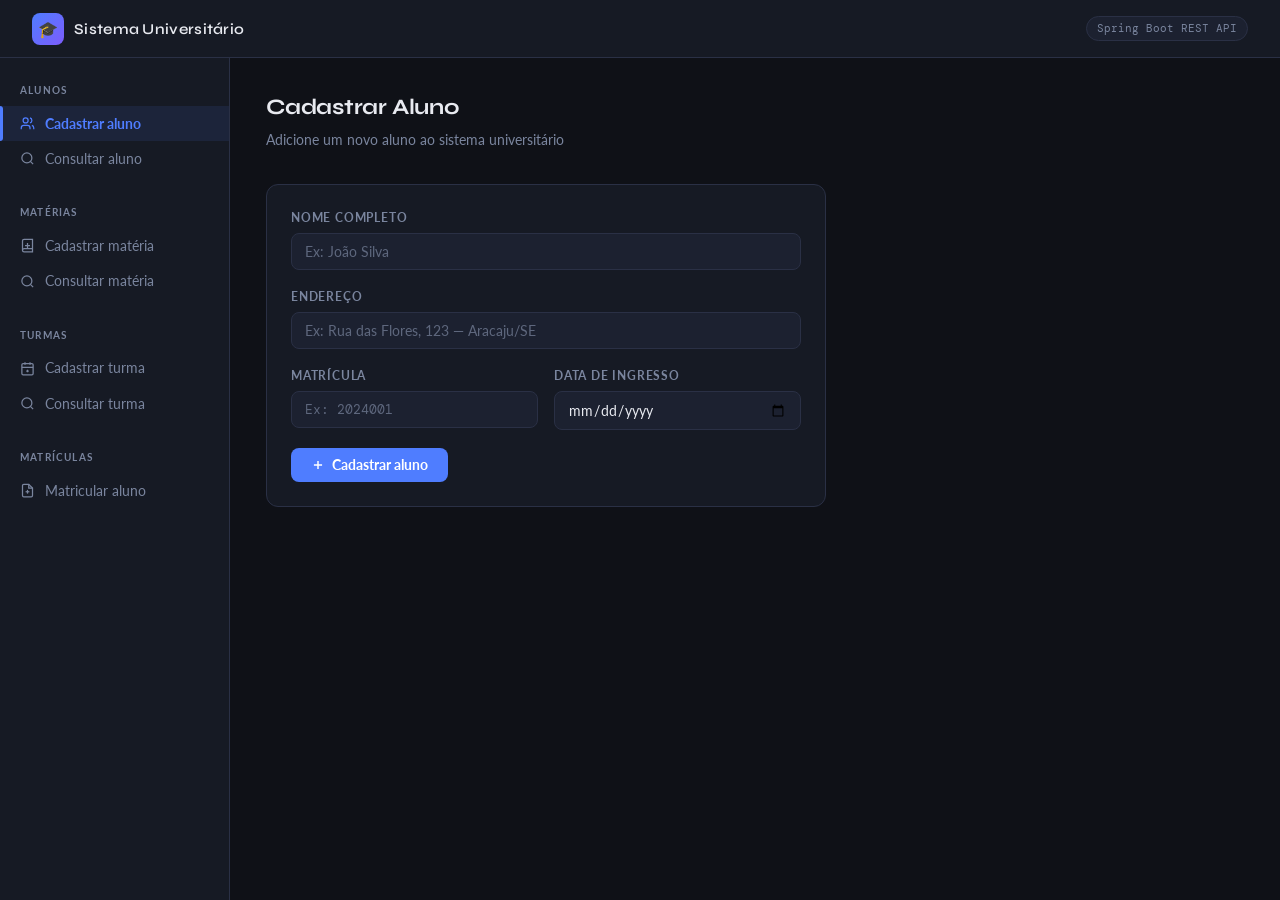
<file: src/main/resources/static/index.html>
<!DOCTYPE html>
<html lang="pt-BR">
<head>
  <meta charset="UTF-8">
  <meta name="viewport" content="width=device-width, initial-scale=1.0">
  <title>Sistema Universitário</title>
  <link href="https://fonts.googleapis.com/css2?family=Syne:wght@400;500;600;700&family=DM+Mono:wght@400;500&family=Lato:wght@300;400;700&display=swap" rel="stylesheet">
  <link rel="stylesheet" href="style.css">
</head>
<body>

<header>
  <div class="header-brand">
    <div class="header-icon">🎓</div>
    <h1>Sistema Universitário</h1>
  </div>
  <span class="header-badge">Spring Boot REST API</span>
</header>

<div class="layout">

  <!-- ── MENU LATERAL ── -->
  <nav>
    <div class="nav-section">
      <div class="nav-label">Alunos</div>
      <button class="active" onclick="goTo('alunos-cadastro', this)">
        <svg fill="none" stroke="currentColor" stroke-width="2" viewBox="0 0 24 24">
          <path d="M16 21v-2a4 4 0 0 0-4-4H6a4 4 0 0 0-4 4v2"/>
          <circle cx="9" cy="7" r="4"/>
          <path d="M22 21v-2a4 4 0 0 0-3-3.87"/>
          <path d="M16 3.13a4 4 0 0 1 0 7.75"/>
        </svg>
        Cadastrar aluno
      </button>
      <button onclick="goTo('alunos-consulta', this)">
        <svg fill="none" stroke="currentColor" stroke-width="2" viewBox="0 0 24 24">
          <circle cx="11" cy="11" r="8"/><path d="m21 21-4.35-4.35"/>
        </svg>
        Consultar aluno
      </button>
    </div>

    <div class="nav-section">
      <div class="nav-label">Matérias</div>
      <button onclick="goTo('materias-cadastro', this)">
        <svg fill="none" stroke="currentColor" stroke-width="2" viewBox="0 0 24 24">
          <path d="M4 19.5A2.5 2.5 0 0 1 6.5 17H20"/>
          <path d="M6.5 2H20v20H6.5A2.5 2.5 0 0 1 4 19.5v-15A2.5 2.5 0 0 1 6.5 2z"/>
          <path d="M12 8v8M8 12h8"/>
        </svg>
        Cadastrar matéria
      </button>
      <button onclick="goTo('materias-consulta', this)">
        <svg fill="none" stroke="currentColor" stroke-width="2" viewBox="0 0 24 24">
          <circle cx="11" cy="11" r="8"/><path d="m21 21-4.35-4.35"/>
        </svg>
        Consultar matéria
      </button>
    </div>

    <div class="nav-section">
      <div class="nav-label">Turmas</div>
      <button onclick="goTo('turmas-cadastro', this)">
        <svg fill="none" stroke="currentColor" stroke-width="2" viewBox="0 0 24 24">
          <rect x="3" y="4" width="18" height="18" rx="2"/>
          <path d="M16 2v4M8 2v4M3 10h18"/>
          <path d="M12 14v4M10 16h4"/>
        </svg>
        Cadastrar turma
      </button>
      <button onclick="goTo('turmas-consulta', this)">
        <svg fill="none" stroke="currentColor" stroke-width="2" viewBox="0 0 24 24">
          <circle cx="11" cy="11" r="8"/><path d="m21 21-4.35-4.35"/>
        </svg>
        Consultar turma
      </button>
    </div>

    <div class="nav-section">
      <div class="nav-label">Matrículas</div>
      <button onclick="goTo('matriculas', this)">
        <svg fill="none" stroke="currentColor" stroke-width="2" viewBox="0 0 24 24">
          <path d="M14 2H6a2 2 0 0 0-2 2v16a2 2 0 0 0 2 2h12a2 2 0 0 0 2-2V8z"/>
          <polyline points="14,2 14,8 20,8"/>
          <line x1="12" y1="11" x2="12" y2="17"/>
          <line x1="9" y1="14" x2="15" y2="14"/>
        </svg>
        Matricular aluno
      </button>
    </div>
  </nav>

  <!-- ── CONTEÚDO PRINCIPAL ── -->
  <main>

    <!-- ════ CADASTRAR ALUNO ════ -->
    <div id="alunos-cadastro" class="page active">
      <div class="page-header">
        <h2>Cadastrar Aluno</h2>
        <p>Adicione um novo aluno ao sistema universitário</p>
      </div>
      <div class="card" style="max-width:560px;">
        <div class="form-group">
          <label>Nome completo</label>
          <input type="text" id="aluno-nome" placeholder="Ex: João Silva">
        </div>
        <div class="form-group">
          <label>Endereço</label>
          <input type="text" id="aluno-endereco" placeholder="Ex: Rua das Flores, 123 — Aracaju/SE">
        </div>
        <div class="form-row">
          <div class="form-group">
            <label>Matrícula</label>
            <input type="text" id="aluno-matricula" placeholder="Ex: 2024001" class="mono">
          </div>
          <div class="form-group">
            <label>Data de ingresso</label>
            <input type="date" id="aluno-data">
          </div>
        </div>
        <button class="btn btn-primary" onclick="cadastrarAluno()">
          <svg width="14" height="14" fill="none" stroke="currentColor" stroke-width="2.5" viewBox="0 0 24 24">
            <path d="M12 5v14M5 12h14"/>
          </svg>
          Cadastrar aluno
        </button>
      </div>
    </div>

    <!-- ════ CONSULTAR ALUNO ════ -->
    <div id="alunos-consulta" class="page">
      <div class="page-header">
        <h2>Consultar Aluno</h2>
        <p>Busque pelo número de matrícula para ver dados e desempenho</p>
      </div>
      <div class="search-bar">
        <input type="text" id="busca-matricula" placeholder="Digite a matrícula..." class="mono"
               onkeydown="if(event.key==='Enter') buscarAluno()">
        <button class="btn btn-primary" onclick="buscarAluno()">Buscar</button>
      </div>
      <div id="resultado-aluno" class="result-wrap"></div>
    </div>

    <!-- ════ CADASTRAR MATÉRIA ════ -->
    <div id="materias-cadastro" class="page">
      <div class="page-header">
        <h2>Cadastrar Matéria</h2>
        <p>Registre uma nova matéria com ementa e código</p>
      </div>
      <div class="card" style="max-width:560px;">
        <div class="form-row">
          <div class="form-group">
            <label>Código</label>
            <input type="text" id="materia-codigo" placeholder="Ex: MAT001" class="mono">
          </div>
          <div class="form-group">
            <label>Nome da matéria</label>
            <input type="text" id="materia-nome" placeholder="Ex: Cálculo I">
          </div>
        </div>
        <div class="form-group">
          <label>Ementa</label>
          <textarea id="materia-ementa" placeholder="Descreva o conteúdo programático da matéria..."></textarea>
        </div>
        <button class="btn btn-primary" onclick="cadastrarMateria()">
          <svg width="14" height="14" fill="none" stroke="currentColor" stroke-width="2.5" viewBox="0 0 24 24">
            <path d="M12 5v14M5 12h14"/>
          </svg>
          Cadastrar matéria
        </button>
      </div>
    </div>

    <!-- ════ CONSULTAR MATÉRIA ════ -->
    <div id="materias-consulta" class="page">
      <div class="page-header">
        <h2>Consultar Matéria</h2>
        <p>Busque pelo código para ver a ementa e detalhes</p>
      </div>
      <div class="search-bar">
        <input type="text" id="busca-materia" placeholder="Digite o código da matéria..." class="mono"
               onkeydown="if(event.key==='Enter') buscarMateria()">
        <button class="btn btn-primary" onclick="buscarMateria()">Buscar</button>
      </div>
      <div id="resultado-materia" class="result-wrap"></div>
    </div>

    <!-- ════ CADASTRAR TURMA ════ -->
    <div id="turmas-cadastro" class="page">
      <div class="page-header">
        <h2>Cadastrar Turma</h2>
        <p>Crie uma nova turma com código único</p>
      </div>
      <div class="card" style="max-width:560px;">
        <div class="form-group">
          <label>Código da turma</label>
          <input type="text" id="turma-codigo" placeholder="Ex: TUR2024A" class="mono">
        </div>
        <button class="btn btn-primary" onclick="cadastrarTurma()">
          <svg width="14" height="14" fill="none" stroke="currentColor" stroke-width="2.5" viewBox="0 0 24 24">
            <path d="M12 5v14M5 12h14"/>
          </svg>
          Cadastrar turma
        </button>
      </div>
    </div>

    <!-- ════ CONSULTAR TURMA ════ -->
    <div id="turmas-consulta" class="page">
      <div class="page-header">
        <h2>Consultar Turma</h2>
        <p>Veja alunos matriculados, notas e situação de aprovação</p>
      </div>
      <div class="search-bar">
        <input type="text" id="busca-turma" placeholder="Digite o código da turma..." class="mono"
               onkeydown="if(event.key==='Enter') buscarTurma()">
        <button class="btn btn-primary" onclick="buscarTurma()">Buscar</button>
      </div>
      <div id="resultado-turma" class="result-wrap"></div>
    </div>

    <!-- ════ MATRICULAR ALUNO ════ -->
    <div id="matriculas" class="page">
      <div class="page-header">
        <h2>Matricular Aluno</h2>
        <p>Vincule um aluno a uma matéria e turma, lançando suas notas</p>
      </div>
      <div class="card" style="max-width:560px;">
        <div class="note">
          ⚠️ Use os IDs internos — eles aparecem no toast ao cadastrar cada item.
        </div>
        <div class="form-row-3">
          <div class="form-group">
            <label>ID do Aluno</label>
            <input type="number" id="mat-aluno-id" placeholder="Ex: 1" class="mono" min="1">
          </div>
          <div class="form-group">
            <label>ID da Matéria</label>
            <input type="number" id="mat-materia-id" placeholder="Ex: 1" class="mono" min="1">
          </div>
          <div class="form-group">
            <label>ID da Turma</label>
            <input type="number" id="mat-turma-id" placeholder="Ex: 1" class="mono" min="1">
          </div>
        </div>

        <hr class="divider">

        <div class="form-row-3">
          <div class="form-group">
            <label>Nota 1</label>
            <input type="number" id="mat-nota1" min="0" max="10" step="0.1" placeholder="0 – 10">
          </div>
          <div class="form-group">
            <label>Nota 2</label>
            <input type="number" id="mat-nota2" min="0" max="10" step="0.1" placeholder="0 – 10">
          </div>
          <div class="form-group">
            <label>Nota 3</label>
            <input type="number" id="mat-nota3" min="0" max="10" step="0.1" placeholder="0 – 10">
          </div>
        </div>

        <!-- Preview da média calculada em tempo real -->
        <div id="media-preview" class="media-preview">
          <span style="font-size:12px;color:var(--muted);text-transform:uppercase;letter-spacing:.06em;">Média</span>
          <span class="media-num" id="media-valor">—</span>
          <span id="media-status"></span>
        </div>

        <button class="btn btn-primary" onclick="matricularAluno()">
          <svg width="14" height="14" fill="none" stroke="currentColor" stroke-width="2.5" viewBox="0 0 24 24">
            <path d="M12 5v14M5 12h14"/>
          </svg>
          Realizar matrícula
        </button>
      </div>
    </div>

  </main>
</div>

<script src="app.js"></script>
</body>
</html>
</file>
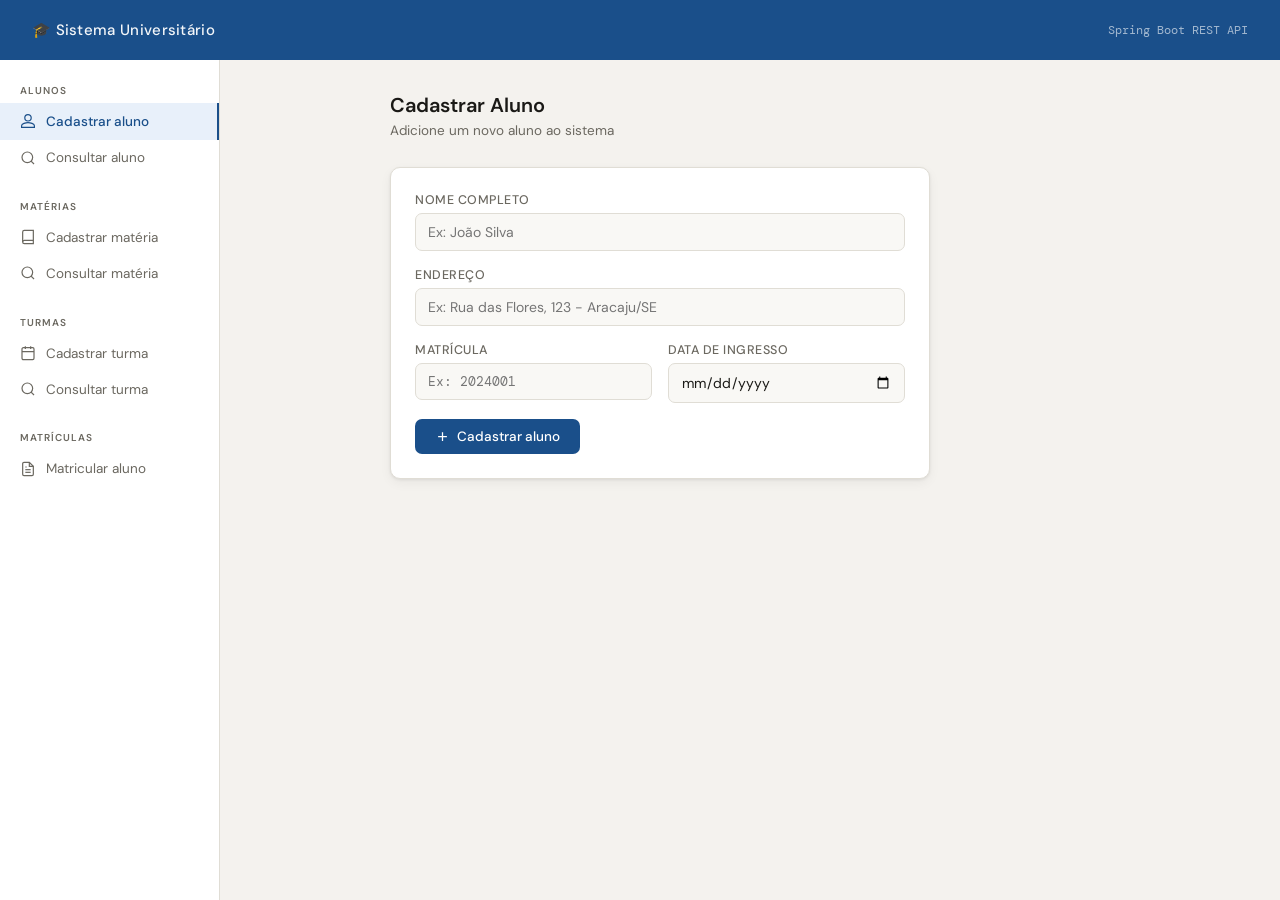
<file: sistema-universidade-prova/src/main/resources/static/index (1).html>
<!DOCTYPE html>
<html lang="pt-BR">
<head>
  <meta charset="UTF-8">
  <meta name="viewport" content="width=device-width, initial-scale=1.0">
  <title>Sistema Universitário</title>

  <!-- Google Fonts -->
  <link href="https://fonts.googleapis.com/css2?family=DM+Sans:wght@300;400;500;600&family=DM+Mono:wght@400;500&display=swap" rel="stylesheet">

  <!-- CSS externo -->
  <link rel="stylesheet" href="css/style.css">
</head>
<body>

<header>
  <h1>🎓 Sistema Universitário</h1>
  <span>Spring Boot REST API</span>
</header>

<div class="layout">

  <!-- ── MENU LATERAL ── -->
  <nav>
    <div class="nav-section">
      <div class="nav-label">Alunos</div>
      <button class="active" onclick="goTo('alunos-cadastro', this)">
        <svg fill="none" stroke="currentColor" stroke-width="1.8" viewBox="0 0 24 24">
          <path d="M12 12c2.7 0 4.8-2.1 4.8-4.8S14.7 2.4 12 2.4 7.2 4.5 7.2 7.2 9.3 12 12 12zm0 2.4c-3.2 0-9.6 1.6-9.6 4.8v2.4h19.2v-2.4c0-3.2-6.4-4.8-9.6-4.8z"/>
        </svg>
        Cadastrar aluno
      </button>
      <button onclick="goTo('alunos-consulta', this)">
        <svg fill="none" stroke="currentColor" stroke-width="1.8" viewBox="0 0 24 24">
          <circle cx="11" cy="11" r="8"/><path d="m21 21-4.35-4.35"/>
        </svg>
        Consultar aluno
      </button>
    </div>

    <div class="nav-section">
      <div class="nav-label">Matérias</div>
      <button onclick="goTo('materias-cadastro', this)">
        <svg fill="none" stroke="currentColor" stroke-width="1.8" viewBox="0 0 24 24">
          <path d="M4 19.5A2.5 2.5 0 0 1 6.5 17H20"/>
          <path d="M6.5 2H20v20H6.5A2.5 2.5 0 0 1 4 19.5v-15A2.5 2.5 0 0 1 6.5 2z"/>
        </svg>
        Cadastrar matéria
      </button>
      <button onclick="goTo('materias-consulta', this)">
        <svg fill="none" stroke="currentColor" stroke-width="1.8" viewBox="0 0 24 24">
          <circle cx="11" cy="11" r="8"/><path d="m21 21-4.35-4.35"/>
        </svg>
        Consultar matéria
      </button>
    </div>

    <div class="nav-section">
      <div class="nav-label">Turmas</div>
      <button onclick="goTo('turmas-cadastro', this)">
        <svg fill="none" stroke="currentColor" stroke-width="1.8" viewBox="0 0 24 24">
          <rect x="3" y="4" width="18" height="18" rx="2"/>
          <path d="M16 2v4M8 2v4M3 10h18"/>
        </svg>
        Cadastrar turma
      </button>
      <button onclick="goTo('turmas-consulta', this)">
        <svg fill="none" stroke="currentColor" stroke-width="1.8" viewBox="0 0 24 24">
          <circle cx="11" cy="11" r="8"/><path d="m21 21-4.35-4.35"/>
        </svg>
        Consultar turma
      </button>
    </div>

    <div class="nav-section">
      <div class="nav-label">Matrículas</div>
      <button onclick="goTo('matriculas', this)">
        <svg fill="none" stroke="currentColor" stroke-width="1.8" viewBox="0 0 24 24">
          <path d="M14 2H6a2 2 0 0 0-2 2v16a2 2 0 0 0 2 2h12a2 2 0 0 0 2-2V8z"/>
          <polyline points="14,2 14,8 20,8"/>
          <line x1="16" y1="13" x2="8" y2="13"/>
          <line x1="16" y1="17" x2="8" y2="17"/>
          <polyline points="10,9 9,9 8,9"/>
        </svg>
        Matricular aluno
      </button>
    </div>
  </nav>

  <!-- ── CONTEÚDO PRINCIPAL ── -->
  <main>

    <!-- CADASTRAR ALUNO -->
    <div id="alunos-cadastro" class="page active">
      <div class="page-header">
        <h2>Cadastrar Aluno</h2>
        <p>Adicione um novo aluno ao sistema</p>
      </div>
      <div class="card" style="max-width: 540px;">
        <div class="form-group">
          <label>Nome completo</label>
          <input type="text" id="aluno-nome" placeholder="Ex: João Silva">
        </div>
        <div class="form-group">
          <label>Endereço</label>
          <input type="text" id="aluno-endereco" placeholder="Ex: Rua das Flores, 123 - Aracaju/SE">
        </div>
        <div class="form-row">
          <div class="form-group">
            <label>Matrícula</label>
            <input type="text" id="aluno-matricula" placeholder="Ex: 2024001" class="mono">
          </div>
          <div class="form-group">
            <label>Data de ingresso</label>
            <input type="date" id="aluno-data">
          </div>
        </div>
        <button class="btn btn-primary" onclick="cadastrarAluno()">
          <svg width="15" height="15" fill="none" stroke="currentColor" stroke-width="2" viewBox="0 0 24 24">
            <path d="M12 5v14M5 12h14"/>
          </svg>
          Cadastrar aluno
        </button>
      </div>
    </div>

    <!-- CONSULTAR ALUNO -->
    <div id="alunos-consulta" class="page">
      <div class="page-header">
        <h2>Consultar Aluno</h2>
        <p>Busque um aluno pela matrícula</p>
      </div>
      <div class="search-bar">
        <input type="text" id="busca-matricula" placeholder="Digite a matrícula..." class="mono"
               onkeydown="if(event.key==='Enter') buscarAluno()">
        <button class="btn btn-primary" onclick="buscarAluno()">Buscar</button>
      </div>
      <div id="resultado-aluno"></div>
    </div>

    <!-- CADASTRAR MATÉRIA -->
    <div id="materias-cadastro" class="page">
      <div class="page-header">
        <h2>Cadastrar Matéria</h2>
        <p>Adicione uma nova matéria ao sistema</p>
      </div>
      <div class="card" style="max-width: 540px;">
        <div class="form-row">
          <div class="form-group">
            <label>Código</label>
            <input type="text" id="materia-codigo" placeholder="Ex: MAT001" class="mono">
          </div>
          <div class="form-group">
            <label>Nome</label>
            <input type="text" id="materia-nome" placeholder="Ex: Cálculo I">
          </div>
        </div>
        <div class="form-group">
          <label>Ementa</label>
          <textarea id="materia-ementa" placeholder="Descreva o conteúdo da matéria..."></textarea>
        </div>
        <button class="btn btn-primary" onclick="cadastrarMateria()">
          <svg width="15" height="15" fill="none" stroke="currentColor" stroke-width="2" viewBox="0 0 24 24">
            <path d="M12 5v14M5 12h14"/>
          </svg>
          Cadastrar matéria
        </button>
      </div>
    </div>

    <!-- CONSULTAR MATÉRIA -->
    <div id="materias-consulta" class="page">
      <div class="page-header">
        <h2>Consultar Matéria</h2>
        <p>Busque uma matéria pelo código</p>
      </div>
      <div class="search-bar">
        <input type="text" id="busca-materia" placeholder="Digite o código da matéria..." class="mono"
               onkeydown="if(event.key==='Enter') buscarMateria()">
        <button class="btn btn-primary" onclick="buscarMateria()">Buscar</button>
      </div>
      <div id="resultado-materia"></div>
    </div>

    <!-- CADASTRAR TURMA -->
    <div id="turmas-cadastro" class="page">
      <div class="page-header">
        <h2>Cadastrar Turma</h2>
        <p>Adicione uma nova turma ao sistema</p>
      </div>
      <div class="card" style="max-width: 540px;">
        <div class="form-group">
          <label>Código da turma</label>
          <input type="text" id="turma-codigo" placeholder="Ex: TUR2024A" class="mono">
        </div>
        <button class="btn btn-primary" onclick="cadastrarTurma()">
          <svg width="15" height="15" fill="none" stroke="currentColor" stroke-width="2" viewBox="0 0 24 24">
            <path d="M12 5v14M5 12h14"/>
          </svg>
          Cadastrar turma
        </button>
      </div>
    </div>

    <!-- CONSULTAR TURMA -->
    <div id="turmas-consulta" class="page">
      <div class="page-header">
        <h2>Consultar Turma</h2>
        <p>Busque uma turma pelo código</p>
      </div>
      <div class="search-bar">
        <input type="text" id="busca-turma" placeholder="Digite o código da turma..." class="mono"
               onkeydown="if(event.key==='Enter') buscarTurma()">
        <button class="btn btn-primary" onclick="buscarTurma()">Buscar</button>
      </div>
      <div id="resultado-turma"></div>
    </div>

    <!-- MATRICULAR ALUNO -->
    <div id="matriculas" class="page">
      <div class="page-header">
        <h2>Matricular Aluno</h2>
        <p>Vincule um aluno a uma matéria com suas notas</p>
      </div>
      <div class="card" style="max-width: 540px;">
        <div class="note">
          ⚠️ Use o ID do aluno (número interno) e o ID da matéria para realizar a matrícula.
        </div>
        <div class="form-row">
          <div class="form-group">
            <label>ID do Aluno</label>
            <input type="number" id="mat-aluno-id" placeholder="Ex: 1" class="mono">
          </div>
          <div class="form-group">
            <label>ID da Matéria</label>
            <input type="number" id="mat-materia-id" placeholder="Ex: 1" class="mono">
          </div>
        </div>
        <div class="form-row" style="grid-template-columns: 1fr 1fr 1fr;">
          <div class="form-group">
            <label>Nota 1</label>
            <input type="number" id="mat-nota1" min="0" max="10" step="0.1" placeholder="0–10">
          </div>
          <div class="form-group">
            <label>Nota 2</label>
            <input type="number" id="mat-nota2" min="0" max="10" step="0.1" placeholder="0–10">
          </div>
          <div class="form-group">
            <label>Nota 3</label>
            <input type="number" id="mat-nota3" min="0" max="10" step="0.1" placeholder="0–10">
          </div>
        </div>

        <!-- Preview da média calculada em tempo real -->
        <div id="media-preview" style="display:none; margin-bottom:1rem; padding:10px 14px; background:var(--surface2); border:1px solid var(--border); border-radius:7px;">
          <span style="font-size:13px; color:var(--muted);">Média calculada: </span>
          <strong id="media-valor" style="font-family:'DM Mono',monospace; font-size:15px;"></strong>
          <span id="media-status" class="badge" style="margin-left:8px;"></span>
        </div>

        <button class="btn btn-primary" onclick="matricularAluno()">
          <svg width="15" height="15" fill="none" stroke="currentColor" stroke-width="2" viewBox="0 0 24 24">
            <path d="M12 5v14M5 12h14"/>
          </svg>
          Realizar matrícula
        </button>
      </div>
    </div>

  </main>
</div>

<!-- JavaScript externo — SEMPRE no final do body -->
<script src="js/app.js"></script>

</body>
</html>
</file>
<file: src/main/resources/static/style.css>
*, *::before, *::after { box-sizing: border-box; margin: 0; padding: 0; }

:root {
  --bg:           #0f1117;
  --surface:      #161a24;
  --surface2:     #1c2130;
  --surface3:     #222840;
  --border:       #2a3045;
  --border-light: #313a52;
  --text:         #e8eaf0;
  --muted:        #7a859e;
  --accent:       #4f7dff;
  --accent2:      #7c5cfc;
  --accent-glow:  rgba(79,125,255,0.18);
  --success:      #34d399;
  --success-bg:   rgba(52,211,153,0.12);
  --danger:       #f87171;
  --danger-bg:    rgba(248,113,113,0.12);
  --warning:      #fbbf24;
  --warning-bg:   rgba(251,191,36,0.10);
  --radius:       12px;
  --radius-sm:    8px;
  --font-display: 'Syne', sans-serif;
  --font-body:    'Lato', sans-serif;
  --font-mono:    'DM Mono', monospace;
}

html { scroll-behavior: smooth; }

body {
  font-family: var(--font-body);
  background: var(--bg);
  color: var(--text);
  min-height: 100vh;
  line-height: 1.6;
}

/* ── HEADER ─────────────────────────────── */
header {
  background: var(--surface);
  border-bottom: 1px solid var(--border);
  padding: 0 2rem;
  height: 58px;
  display: flex;
  align-items: center;
  justify-content: space-between;
  position: sticky;
  top: 0;
  z-index: 200;
  backdrop-filter: blur(10px);
}

.header-brand {
  display: flex;
  align-items: center;
  gap: 10px;
}

.header-icon {
  width: 32px;
  height: 32px;
  background: linear-gradient(135deg, var(--accent), var(--accent2));
  border-radius: 8px;
  display: flex;
  align-items: center;
  justify-content: center;
  font-size: 16px;
}

header h1 {
  font-family: var(--font-display);
  font-size: 15px;
  font-weight: 600;
  letter-spacing: 0.02em;
  color: var(--text);
}

.header-badge {
  font-family: var(--font-mono);
  font-size: 11px;
  color: var(--muted);
  background: var(--surface2);
  border: 1px solid var(--border);
  padding: 3px 10px;
  border-radius: 20px;
}

/* ── LAYOUT ─────────────────────────────── */
.layout {
  display: grid;
  grid-template-columns: 230px 1fr;
  min-height: calc(100vh - 58px);
}

/* ── NAV ─────────────────────────────────── */
nav {
  background: var(--surface);
  border-right: 1px solid var(--border);
  padding: 1.5rem 0;
  position: sticky;
  top: 58px;
  height: calc(100vh - 58px);
  overflow-y: auto;
}

.nav-section { margin-bottom: 1.75rem; }

.nav-label {
  font-size: 10px;
  font-weight: 700;
  letter-spacing: 0.12em;
  color: var(--muted);
  text-transform: uppercase;
  padding: 0 1.25rem;
  margin-bottom: 0.5rem;
}

nav button {
  display: flex;
  align-items: center;
  gap: 10px;
  width: 100%;
  padding: 0.6rem 1.25rem;
  background: none;
  border: none;
  cursor: pointer;
  font-size: 13.5px;
  font-family: var(--font-body);
  color: var(--muted);
  text-align: left;
  transition: background 0.15s, color 0.15s;
  position: relative;
}

nav button:hover {
  background: var(--surface2);
  color: var(--text);
}

nav button.active {
  background: rgba(79,125,255,0.1);
  color: var(--accent);
  font-weight: 700;
}

nav button.active::before {
  content: '';
  position: absolute;
  left: 0;
  top: 0;
  bottom: 0;
  width: 3px;
  background: var(--accent);
  border-radius: 0 3px 3px 0;
}

nav button svg { width: 15px; height: 15px; flex-shrink: 0; }

/* ── MAIN ─────────────────────────────────── */
main {
  padding: 2rem 2.25rem;
  overflow-y: auto;
}

.page { display: none; animation: fadeIn 0.2s ease; }
.page.active { display: block; }

@keyframes fadeIn {
  from { opacity: 0; transform: translateY(6px); }
  to   { opacity: 1; transform: translateY(0); }
}

/* ── PAGE HEADER ─────────────────────────── */
.page-header { margin-bottom: 2rem; }

.page-header h2 {
  font-family: var(--font-display);
  font-size: 22px;
  font-weight: 700;
  color: var(--text);
  letter-spacing: -0.01em;
}

.page-header p {
  font-size: 13.5px;
  color: var(--muted);
  margin-top: 5px;
}

/* ── CARD ─────────────────────────────────── */
.card {
  background: var(--surface);
  border: 1px solid var(--border);
  border-radius: var(--radius);
  padding: 1.5rem;
}

/* ── FORM ─────────────────────────────────── */
.form-group { margin-bottom: 1.1rem; }

label {
  display: block;
  font-size: 11.5px;
  font-weight: 700;
  color: var(--muted);
  margin-bottom: 6px;
  text-transform: uppercase;
  letter-spacing: 0.07em;
}

input, textarea, select {
  width: 100%;
  padding: 9px 13px;
  border: 1px solid var(--border);
  border-radius: var(--radius-sm);
  font-family: var(--font-body);
  font-size: 14px;
  color: var(--text);
  background: var(--surface2);
  transition: border 0.15s, box-shadow 0.15s;
  outline: none;
}

input:focus, textarea:focus, select:focus {
  border-color: var(--accent);
  box-shadow: 0 0 0 3px var(--accent-glow);
  background: var(--surface3);
}

input::placeholder, textarea::placeholder { color: var(--muted); opacity: 0.7; }

textarea { resize: vertical; min-height: 90px; }

.form-row {
  display: grid;
  grid-template-columns: 1fr 1fr;
  gap: 1rem;
}

.form-row-3 {
  display: grid;
  grid-template-columns: 1fr 1fr 1fr;
  gap: 1rem;
}

/* ── BOTÕES ─────────────────────────────── */
.btn {
  padding: 9px 20px;
  border-radius: var(--radius-sm);
  border: none;
  font-family: var(--font-body);
  font-size: 13.5px;
  font-weight: 700;
  cursor: pointer;
  transition: all 0.15s;
  display: inline-flex;
  align-items: center;
  gap: 7px;
}

.btn-primary {
  background: var(--accent);
  color: white;
  box-shadow: 0 0 0 0 var(--accent-glow);
}

.btn-primary:hover {
  background: #3d6be8;
  box-shadow: 0 0 16px var(--accent-glow);
  transform: translateY(-1px);
}

.btn-primary:active { transform: translateY(0); }

/* ── SEARCH BAR ─────────────────────────── */
.search-bar {
  display: flex;
  gap: 8px;
  margin-bottom: 0;
}

.search-bar input { flex: 1; max-width: 380px; }

/* ── RESULT CARD ─────────────────────────── */
.result-wrap { margin-top: 1.5rem; }

.result-card {
  background: var(--surface);
  border: 1px solid var(--border);
  border-radius: var(--radius);
  overflow: hidden;
}

.result-header {
  background: var(--surface2);
  border-bottom: 1px solid var(--border);
  padding: 1.1rem 1.4rem;
  display: flex;
  align-items: center;
  gap: 14px;
}

.avatar {
  width: 42px;
  height: 42px;
  border-radius: 50%;
  background: linear-gradient(135deg, var(--accent), var(--accent2));
  color: white;
  display: flex;
  align-items: center;
  justify-content: center;
  font-family: var(--font-display);
  font-weight: 700;
  font-size: 16px;
  flex-shrink: 0;
}

.result-header h3 {
  font-family: var(--font-display);
  font-size: 16px;
  font-weight: 600;
}

.result-header p { font-size: 12px; color: var(--muted); margin-top: 2px; }

.result-body { padding: 1.4rem; }

/* ── INFO GRID ─────────────────────────── */
.info-grid {
  display: grid;
  grid-template-columns: repeat(3, 1fr);
  gap: 0.85rem;
  margin-bottom: 1.4rem;
}

.info-item {
  background: var(--surface2);
  border: 1px solid var(--border);
  border-radius: var(--radius-sm);
  padding: 0.75rem 1rem;
}

.info-label {
  font-size: 10.5px;
  color: var(--muted);
  text-transform: uppercase;
  letter-spacing: 0.06em;
  margin-bottom: 4px;
}

.info-value {
  font-family: var(--font-mono);
  font-size: 13.5px;
  font-weight: 500;
  color: var(--text);
}

/* ── SECTION TITLE ─────────────────────── */
.section-title {
  font-size: 11px;
  font-weight: 700;
  color: var(--muted);
  text-transform: uppercase;
  letter-spacing: 0.1em;
  margin-bottom: 0.75rem;
  padding-bottom: 0.5rem;
  border-bottom: 1px solid var(--border);
}

/* ── TABLE ─────────────────────────────── */
.table-wrap {
  overflow-x: auto;
  border-radius: var(--radius-sm);
  border: 1px solid var(--border);
}

table { width: 100%; border-collapse: collapse; font-size: 13.5px; }

thead { background: var(--surface2); }

th {
  text-align: left;
  font-size: 10.5px;
  font-weight: 700;
  color: var(--muted);
  text-transform: uppercase;
  letter-spacing: 0.08em;
  padding: 10px 14px;
  border-bottom: 1px solid var(--border);
  white-space: nowrap;
}

td {
  padding: 11px 14px;
  border-bottom: 1px solid var(--border);
  color: var(--text);
}

tr:last-child td { border-bottom: none; }
tbody tr:hover td { background: rgba(79,125,255,0.04); }
td.mono { font-family: var(--font-mono); font-size: 13px; }

/* ── BADGE ──────────────────────────────── */
.badge {
  display: inline-flex;
  align-items: center;
  gap: 4px;
  padding: 3px 10px;
  border-radius: 20px;
  font-size: 12px;
  font-weight: 700;
  white-space: nowrap;
}

.badge-success { background: var(--success-bg); color: var(--success); border: 1px solid rgba(52,211,153,0.25); }
.badge-danger  { background: var(--danger-bg);  color: var(--danger);  border: 1px solid rgba(248,113,113,0.25); }
.badge-info    { background: var(--accent-glow); color: var(--accent); border: 1px solid rgba(79,125,255,0.2); }
.badge-warning { background: var(--warning-bg); color: var(--warning); border: 1px solid rgba(251,191,36,0.25); }

/* ── MEDIA PREVIEW ─────────────────────── */
.media-preview {
  display: none;
  align-items: center;
  gap: 10px;
  background: var(--surface2);
  border: 1px solid var(--border);
  border-radius: var(--radius-sm);
  padding: 10px 14px;
  margin-bottom: 1rem;
  font-size: 13.5px;
}

.media-preview.visible { display: flex; }

.media-num {
  font-family: var(--font-mono);
  font-size: 18px;
  font-weight: 500;
  color: var(--text);
}

/* ── NOTE / AVISO ────────────────────────── */
.note {
  background: var(--warning-bg);
  border: 1px solid rgba(251,191,36,0.25);
  border-radius: var(--radius-sm);
  padding: 10px 14px;
  font-size: 12.5px;
  color: var(--warning);
  margin-bottom: 1.1rem;
}

/* ── EMPTY STATE ─────────────────────────── */
.empty-state {
  text-align: center;
  padding: 3rem 1rem;
  color: var(--muted);
}

.empty-state .empty-icon { font-size: 36px; margin-bottom: 0.75rem; }
.empty-state p { font-size: 14px; }

/* ── TOAST ─────────────────────────────── */
.toast {
  position: fixed;
  bottom: 1.5rem;
  right: 1.5rem;
  padding: 12px 18px;
  border-radius: var(--radius);
  font-size: 13.5px;
  font-weight: 700;
  z-index: 999;
  animation: slideUp 0.25s ease;
  max-width: 340px;
  display: flex;
  align-items: center;
  gap: 8px;
}

.toast-success { background: var(--success-bg); color: var(--success); border: 1px solid rgba(52,211,153,0.3); }
.toast-error   { background: var(--danger-bg);  color: var(--danger);  border: 1px solid rgba(248,113,113,0.3); }

@keyframes slideUp {
  from { opacity: 0; transform: translateY(12px); }
  to   { opacity: 1; transform: translateY(0); }
}

/* ── EMENTA BLOCK ────────────────────────── */
.ementa-block {
  background: var(--surface2);
  border: 1px solid var(--border);
  border-radius: var(--radius-sm);
  padding: 1rem 1.2rem;
  font-size: 13.5px;
  line-height: 1.7;
  color: var(--text);
  white-space: pre-wrap;
}

/* ── DIVIDER ─────────────────────────────── */
.divider { border: none; border-top: 1px solid var(--border); margin: 1.25rem 0; }

/* ── UTILITÁRIOS ─────────────────────────── */
.mono { font-family: var(--font-mono); font-size: 13px; }

/* ── SCROLLBAR ───────────────────────────── */
::-webkit-scrollbar { width: 6px; height: 6px; }
::-webkit-scrollbar-track { background: var(--bg); }
::-webkit-scrollbar-thumb { background: var(--border); border-radius: 3px; }
::-webkit-scrollbar-thumb:hover { background: var(--muted); }
</file>
<file: sistema-universidade-prova/src/main/resources/static/css/style.css>
*, *::before, *::after { box-sizing: border-box; margin: 0; padding: 0; }

:root {
  --bg: #f4f2ee;
  --surface: #ffffff;
  --surface2: #f9f8f5;
  --border: #e0ddd5;
  --text: #1a1916;
  --muted: #6b6860;
  --accent: #1a4f8a;
  --accent-light: #e8f0fa;
  --accent-hover: #153f6e;
  --success: #1e6b3c;
  --success-bg: #e8f5ee;
  --danger: #8b1d1d;
  --danger-bg: #faeaea;
  --warning: #7a4f0a;
  --warning-bg: #fef3e2;
  --radius: 10px;
  --shadow: 0 1px 3px rgba(0,0,0,0.07), 0 4px 12px rgba(0,0,0,0.05);
}

body {
  font-family: 'DM Sans', sans-serif;
  background: var(--bg);
  color: var(--text);
  min-height: 100vh;
}

/* ── HEADER ── */
header {
  background: var(--accent);
  color: white;
  padding: 0 2rem;
  height: 60px;
  display: flex;
  align-items: center;
  justify-content: space-between;
  position: sticky;
  top: 0;
  z-index: 100;
}

header h1 {
  font-size: 15px;
  font-weight: 500;
  letter-spacing: 0.02em;
  opacity: 0.95;
}

header span {
  font-size: 12px;
  opacity: 0.6;
  font-family: 'DM Mono', monospace;
}

/* ── LAYOUT ── */
.layout {
  display: grid;
  grid-template-columns: 220px 1fr;
  min-height: calc(100vh - 60px);
}

/* ── NAV ── */
nav {
  background: var(--surface);
  border-right: 1px solid var(--border);
  padding: 1.5rem 0;
}

nav .nav-section { margin-bottom: 1.5rem; }

nav .nav-label {
  font-size: 10px;
  font-weight: 600;
  letter-spacing: 0.1em;
  color: var(--muted);
  text-transform: uppercase;
  padding: 0 1.25rem;
  margin-bottom: 0.4rem;
}

nav button {
  display: flex;
  align-items: center;
  gap: 10px;
  width: 100%;
  padding: 0.6rem 1.25rem;
  background: none;
  border: none;
  cursor: pointer;
  font-size: 13.5px;
  font-family: 'DM Sans', sans-serif;
  color: var(--muted);
  text-align: left;
  border-radius: 0;
  transition: background 0.15s, color 0.15s;
}

nav button:hover { background: var(--bg); color: var(--text); }

nav button.active {
  background: var(--accent-light);
  color: var(--accent);
  font-weight: 500;
  border-right: 2px solid var(--accent);
}

nav button svg { width: 16px; height: 16px; flex-shrink: 0; }

/* ── MAIN ── */
main {
  padding: 2rem;
  overflow-y: auto;
  display: flex;
  flex-direction: column;
  align-items: center;
}

main .page {
  width: 100%;
  max-width: 720px;
}

.page { display: none; }
.page.active { display: block; }

/* ── PAGE HEADER ── */
.page-header { margin-bottom: 1.75rem; }

.page-header h2 {
  font-size: 20px;
  font-weight: 600;
  color: var(--text);
}

.page-header p {
  font-size: 13.5px;
  color: var(--muted);
  margin-top: 4px;
}

/* ── CARD ── */
.card {
  background: var(--surface);
  border: 1px solid var(--border);
  border-radius: var(--radius);
  padding: 1.5rem;
  box-shadow: var(--shadow);
}

/* ── FORM ── */
.form-group { margin-bottom: 1rem; }

label {
  display: block;
  font-size: 12.5px;
  font-weight: 500;
  color: var(--muted);
  margin-bottom: 5px;
  text-transform: uppercase;
  letter-spacing: 0.04em;
}

input, textarea {
  width: 100%;
  padding: 9px 12px;
  border: 1px solid var(--border);
  border-radius: 7px;
  font-family: 'DM Sans', sans-serif;
  font-size: 14px;
  color: var(--text);
  background: var(--surface2);
  transition: border 0.15s;
  outline: none;
}

input:focus, textarea:focus {
  border-color: var(--accent);
  background: white;
}

textarea { resize: vertical; min-height: 80px; }

.form-row {
  display: grid;
  grid-template-columns: 1fr 1fr;
  gap: 1rem;
}

/* ── BOTÕES ── */
.btn {
  padding: 9px 20px;
  border-radius: 7px;
  border: none;
  font-family: 'DM Sans', sans-serif;
  font-size: 13.5px;
  font-weight: 500;
  cursor: pointer;
  transition: all 0.15s;
  display: inline-flex;
  align-items: center;
  gap: 7px;
}

.btn-primary { background: var(--accent); color: white; }
.btn-primary:hover { background: var(--accent-hover); }
.btn-outline { background: white; color: var(--text); border: 1px solid var(--border); }
.btn-outline:hover { background: var(--bg); }
.btn-sm { padding: 6px 14px; font-size: 12.5px; }

/* ── SEARCH BAR ── */
.search-bar {
  display: flex;
  gap: 8px;
  margin-bottom: 1.5rem;
}

.search-bar input { flex: 1; max-width: 380px; }

/* ── RESULT CARD ── */
.result-card {
  background: var(--surface);
  border: 1px solid var(--border);
  border-radius: var(--radius);
  overflow: hidden;
  box-shadow: var(--shadow);
  margin-top: 1.25rem;
}

.result-header {
  background: var(--accent-light);
  border-bottom: 1px solid var(--border);
  padding: 1rem 1.25rem;
  display: flex;
  align-items: center;
  gap: 12px;
}

.avatar {
  width: 40px;
  height: 40px;
  border-radius: 50%;
  background: var(--accent);
  color: white;
  display: flex;
  align-items: center;
  justify-content: center;
  font-weight: 600;
  font-size: 14px;
  flex-shrink: 0;
}

.result-header h3 { font-size: 15px; font-weight: 600; }
.result-header p { font-size: 12px; color: var(--muted); margin-top: 2px; }
.result-body { padding: 1.25rem; }

/* ── INFO GRID ── */
.info-grid {
  display: grid;
  grid-template-columns: 1fr 1fr;
  gap: 0.75rem;
  margin-bottom: 1.25rem;
}

.info-item .info-label {
  font-size: 11px;
  color: var(--muted);
  text-transform: uppercase;
  letter-spacing: 0.05em;
  margin-bottom: 3px;
}

.info-item .info-value { font-size: 14px; font-weight: 500; }

/* ── SECTION TITLE ── */
.section-title {
  font-size: 11.5px;
  font-weight: 600;
  color: var(--muted);
  text-transform: uppercase;
  letter-spacing: 0.08em;
  margin-bottom: 0.75rem;
  padding-bottom: 0.5rem;
  border-bottom: 1px solid var(--border);
}

/* ── TABLE ── */
table { width: 100%; border-collapse: collapse; font-size: 13.5px; }

th {
  text-align: left;
  font-size: 11px;
  font-weight: 600;
  color: var(--muted);
  text-transform: uppercase;
  letter-spacing: 0.06em;
  padding: 8px 12px;
  background: var(--surface2);
  border-bottom: 1px solid var(--border);
}

td {
  padding: 10px 12px;
  border-bottom: 1px solid var(--border);
  color: var(--text);
}

tr:last-child td { border-bottom: none; }
tr:hover td { background: var(--bg); }

/* ── BADGE ── */
.badge {
  display: inline-flex;
  align-items: center;
  padding: 3px 10px;
  border-radius: 20px;
  font-size: 12px;
  font-weight: 500;
}

.badge-success { background: var(--success-bg); color: var(--success); }
.badge-danger  { background: var(--danger-bg);  color: var(--danger); }
.badge-warning { background: var(--warning-bg); color: var(--warning); }
.badge-info    { background: var(--accent-light); color: var(--accent); }

/* ── TOAST ── */
.toast {
  position: fixed;
  bottom: 1.5rem;
  right: 1.5rem;
  padding: 12px 18px;
  border-radius: var(--radius);
  font-size: 13.5px;
  font-weight: 500;
  box-shadow: 0 4px 20px rgba(0,0,0,0.15);
  z-index: 999;
  animation: slideUp 0.3s ease;
  max-width: 320px;
  display: flex;
  align-items: center;
  gap: 8px;
}

.toast-success { background: var(--success-bg); color: var(--success); border: 1px solid #a3d9b5; }
.toast-error   { background: var(--danger-bg);  color: var(--danger);  border: 1px solid #f5b5b5; }

@keyframes slideUp {
  from { opacity: 0; transform: translateY(10px); }
  to   { opacity: 1; transform: translateY(0); }
}

/* ── UTILITÁRIOS ── */
.divider { border: none; border-top: 1px solid var(--border); margin: 1.25rem 0; }

.note {
  background: var(--warning-bg);
  border: 1px solid #f5d9a0;
  border-radius: 7px;
  padding: 10px 14px;
  font-size: 12.5px;
  color: var(--warning);
  margin-bottom: 1rem;
}

.mono { font-family: 'DM Mono', monospace; font-size: 13px; }

.loading {
  display: inline-block;
  width: 16px;
  height: 16px;
  border: 2px solid rgba(255,255,255,0.4);
  border-top-color: white;
  border-radius: 50%;
  animation: spin 0.6s linear infinite;
}

@keyframes spin { to { transform: rotate(360deg); } }
</file>
